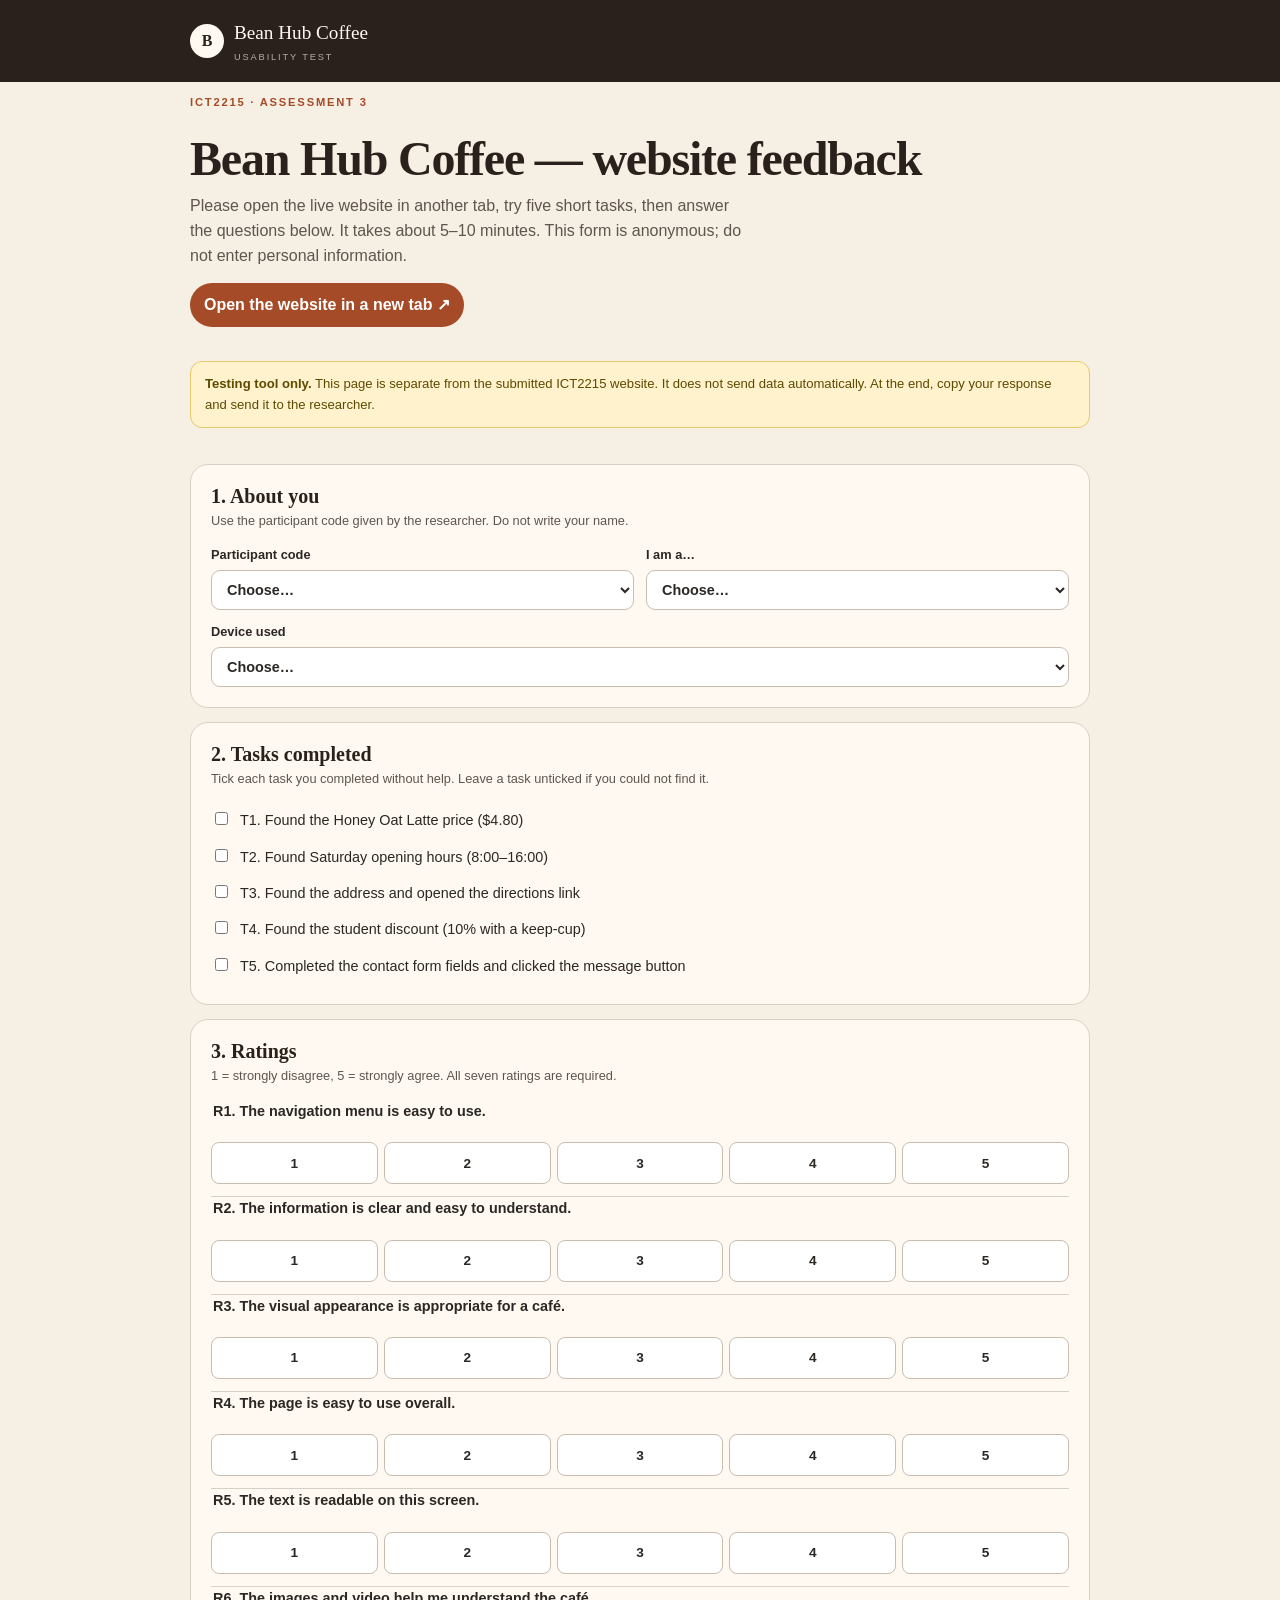
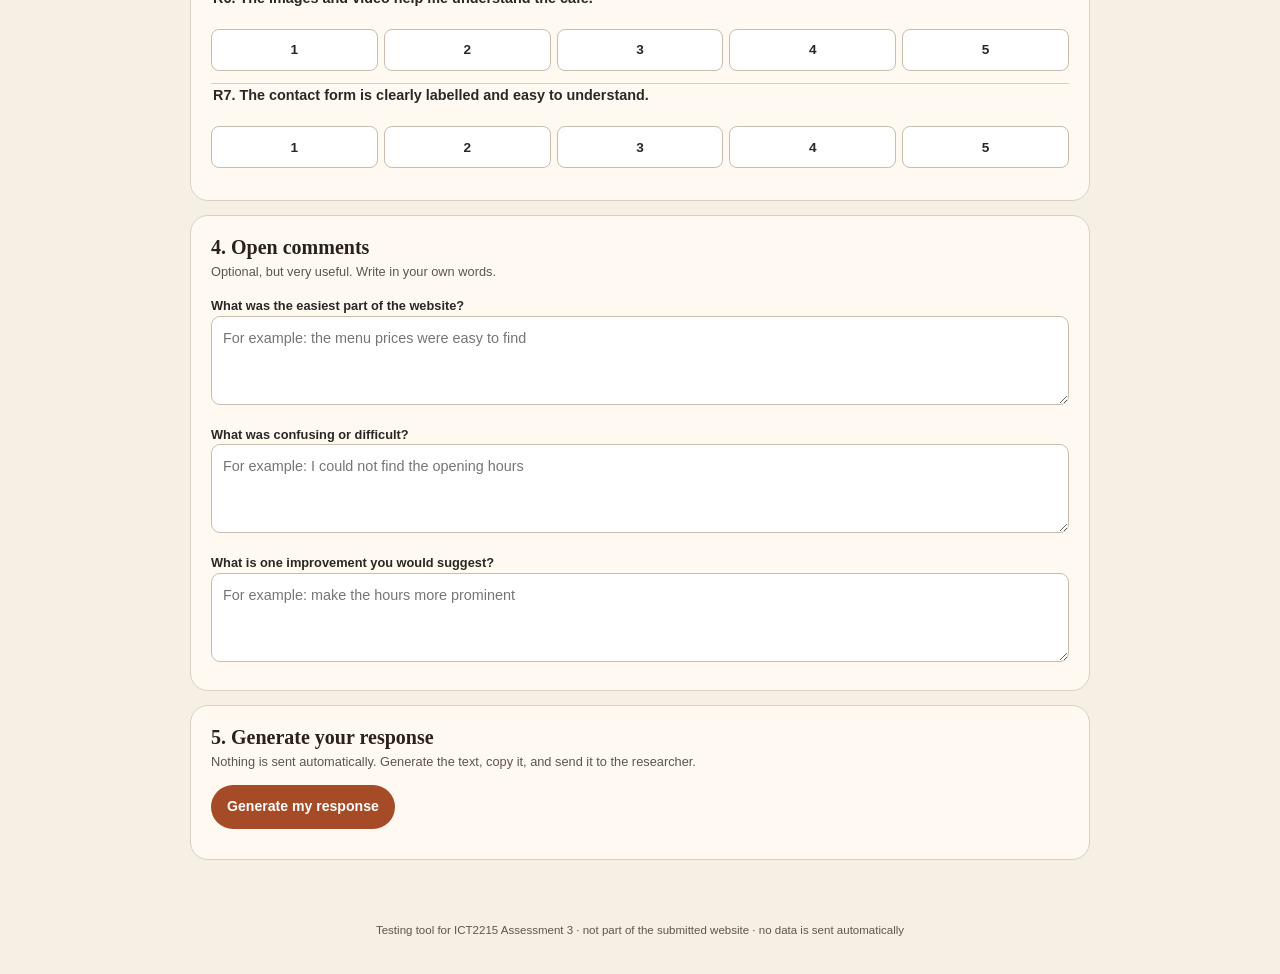
<file: survey.html>
<!DOCTYPE html>
<html lang="en">
<head>
<meta charset="UTF-8">
<meta name="viewport" content="width=device-width, initial-scale=1.0">
<meta name="robots" content="noindex, nofollow">
<title>Bean Hub Coffee — Usability Test</title>
<style>
  :root{
    --espresso:#2A211C; --terra:#A64B28; --terra-dark:#8B3B1F;
    --oat:#F6EFE4; --cream:#FFF9F1; --ink:#2B2724; --muted:#5E554E;
    --line:#D8D0C4; --sage:#596B54; --gold:#D8A24A;
  }
  *{box-sizing:border-box}
  html{scroll-behavior:smooth}
  body{margin:0;background:var(--oat);color:var(--ink);font-family:Arial,Helvetica,sans-serif;line-height:1.55}
  header{background:var(--espresso);color:var(--cream);padding:18px 0}
  .wrap{width:min(900px,calc(100% - 2rem));margin-inline:auto}
  .brand{display:flex;align-items:center;gap:10px;font-family:Georgia,serif;font-size:1.2rem}
  .mark{width:34px;height:34px;border-radius:50%;background:var(--cream);color:var(--espresso);display:grid;place-items:center;font-size:1rem;font-weight:700}
  .brand span small{display:block;font-family:Arial,sans-serif;font-size:.58rem;letter-spacing:.2em;text-transform:uppercase;color:rgba(255,249,241,.65);margin-top:2px}
  h1,h2,h3{font-family:Georgia,serif;line-height:1.1;margin:0}
  h1{font-size:clamp(2rem,5vw,3rem);letter-spacing:-.025em;margin:22px 0 8px;color:var(--espresso)}
  h2{font-size:1.25rem;color:var(--espresso);margin-bottom:4px}
  h3{font-size:1rem;margin-bottom:10px}
  p{margin:0 0 10px}
  .hero{padding:12px 0 8px}
  .eyebrow{font-size:.7rem;letter-spacing:.16em;text-transform:uppercase;color:var(--terra);font-weight:700}
  .lede{max-width:62ch;color:var(--muted)}
  .note{background:#FFF2CC;border:1px solid #E6C96A;border-radius:12px;padding:12px 14px;font-size:.82rem;color:#5E4A00;margin:14px 0}
  .site-link{display:inline-flex;align-items:center;gap:6px;background:var(--terra);color:#fff;text-decoration:none;font-weight:700;padding:10px 14px;border-radius:999px;margin:4px 0 20px}
  .site-link:hover{background:var(--terra-dark)}
  form{padding-bottom:30px}
  .card{background:var(--cream);border:1px solid var(--line);border-radius:18px;padding:20px;margin:14px 0}
  .hint{font-size:.8rem;color:var(--muted);margin:4px 0 14px}
  .grid2{display:grid;grid-template-columns:1fr 1fr;gap:12px}
  label.field{display:grid;gap:5px;font-size:.8rem;font-weight:700}
  select,textarea,input[type="text"]{width:100%;min-width:0;border:1px solid #C9BDB0;border-radius:9px;background:#fff;padding:10px 11px;font:inherit;font-size:.9rem;color:var(--ink)}
  select:focus,textarea:focus,input:focus{outline:3px solid rgba(166,75,40,.18);border-color:var(--terra)}
  textarea{resize:vertical}
  .check{display:flex;gap:9px;align-items:flex-start;padding:7px 0;font-size:.9rem}
  .check input{margin-top:3px;accent-color:var(--terra);flex:none}
  fieldset.rating{border:0;padding:12px 0;margin:0;border-bottom:1px solid var(--line)}
  fieldset.rating:last-of-type{border-bottom:0}
  fieldset.rating legend{font-size:.9rem;font-weight:700;margin-bottom:8px}
  .scale{display:flex;gap:6px}
  .scale label{flex:1;position:relative}
  .scale input{position:absolute;opacity:0;width:1px;height:1px}
  .scale span{display:grid;place-items:center;min-height:42px;border:1px solid #C9BDB0;border-radius:8px;background:#fff;font-weight:700;font-size:.85rem;cursor:pointer}
  .scale input:checked + span{background:var(--terra);border-color:var(--terra);color:#fff}
  .scale input:focus-visible + span{outline:3px solid rgba(166,75,40,.3);outline-offset:2px}
  .actions{display:flex;flex-wrap:wrap;gap:9px;margin-top:10px}
  button{border:0;border-radius:999px;padding:11px 16px;font:inherit;font-size:.88rem;font-weight:700;cursor:pointer}
  .primary{background:var(--terra);color:#fff}
  .primary:hover{background:var(--terra-dark)}
  .secondary{background:var(--espresso);color:var(--cream)}
  #output{min-height:240px;font-family:Consolas,monospace;font-size:.8rem;background:#fff}
  #copyStatus{font-size:.78rem;color:var(--sage);margin-top:8px}
  [hidden]{display:none!important}
  footer{padding:18px 0 34px;color:var(--muted);font-size:.72rem;text-align:center}
  @media(max-width:560px){
    .wrap{width:calc(100% - 1.25rem)}
    .grid2{grid-template-columns:1fr}
    .card{padding:15px}
    .scale{gap:4px}
    .scale span{min-height:44px;font-size:.8rem}
  }
</style>
</head>
<body>
<header>
  <div class="wrap brand">
    <span class="mark" aria-hidden="true">B</span>
    <span>Bean Hub Coffee<small>usability test</small></span>
  </div>
</header>

<main class="wrap">
  <section class="hero">
    <p class="eyebrow">ICT2215 · Assessment 3</p>
    <h1>Bean Hub Coffee — website feedback</h1>
    <p class="lede">Please open the live website in another tab, try five short tasks, then answer the questions below. It takes about 5–10 minutes. This form is anonymous; do not enter personal information.</p>
    <a class="site-link" href="https://13965217170.github.io/bean-hub-coffee/" target="_blank" rel="noopener">Open the website in a new tab ↗</a>
    <div class="note"><strong>Testing tool only.</strong> This page is separate from the submitted ICT2215 website. It does not send data automatically. At the end, copy your response and send it to the researcher.</div>
  </section>

  <form id="survey">
    <div class="card">
      <h2>1. About you</h2>
      <p class="hint">Use the participant code given by the researcher. Do not write your name.</p>
      <div class="grid2">
        <label class="field">Participant code
          <select id="code" name="code" required>
            <option value="">Choose…</option>
            <option>P1</option><option>P2</option><option>P3</option>
          </select>
        </label>
        <label class="field">I am a…
          <select id="audience" name="audience" required>
            <option value="">Choose…</option>
            <option>University student</option>
            <option>Office worker</option>
            <option>Other target user</option>
          </select>
        </label>
      </div>
      <label class="field" style="margin-top:12px;">Device used
        <select id="device" name="device" required>
          <option value="">Choose…</option>
          <option>Phone</option><option>Tablet</option><option>Laptop / desktop</option>
        </select>
      </label>
    </div>

    <div class="card">
      <h2>2. Tasks completed</h2>
      <p class="hint">Tick each task you completed without help. Leave a task unticked if you could not find it.</p>
      <label class="check"><input type="checkbox" name="task" value="T1 — Latte price"> T1. Found the Honey Oat Latte price ($4.80)</label>
      <label class="check"><input type="checkbox" name="task" value="T2 — Saturday hours"> T2. Found Saturday opening hours (8:00–16:00)</label>
      <label class="check"><input type="checkbox" name="task" value="T3 — Address and directions"> T3. Found the address and opened the directions link</label>
      <label class="check"><input type="checkbox" name="task" value="T4 — Student discount"> T4. Found the student discount (10% with a keep-cup)</label>
      <label class="check"><input type="checkbox" name="task" value="T5 — Contact form"> T5. Completed the contact form fields and clicked the message button</label>
    </div>

    <div class="card">
      <h2>3. Ratings</h2>
      <p class="hint">1 = strongly disagree, 5 = strongly agree. All seven ratings are required.</p>

      <fieldset class="rating">
        <legend>R1. The navigation menu is easy to use.</legend>
        <div class="scale" role="radiogroup" aria-label="R1 rating">
          <label><input type="radio" name="R1" value="1" required><span>1</span></label>
          <label><input type="radio" name="R1" value="2"><span>2</span></label>
          <label><input type="radio" name="R1" value="3"><span>3</span></label>
          <label><input type="radio" name="R1" value="4"><span>4</span></label>
          <label><input type="radio" name="R1" value="5"><span>5</span></label>
        </div>
      </fieldset>

      <fieldset class="rating">
        <legend>R2. The information is clear and easy to understand.</legend>
        <div class="scale" role="radiogroup" aria-label="R2 rating">
          <label><input type="radio" name="R2" value="1" required><span>1</span></label>
          <label><input type="radio" name="R2" value="2"><span>2</span></label>
          <label><input type="radio" name="R2" value="3"><span>3</span></label>
          <label><input type="radio" name="R2" value="4"><span>4</span></label>
          <label><input type="radio" name="R2" value="5"><span>5</span></label>
        </div>
      </fieldset>

      <fieldset class="rating">
        <legend>R3. The visual appearance is appropriate for a café.</legend>
        <div class="scale" role="radiogroup" aria-label="R3 rating">
          <label><input type="radio" name="R3" value="1" required><span>1</span></label>
          <label><input type="radio" name="R3" value="2"><span>2</span></label>
          <label><input type="radio" name="R3" value="3"><span>3</span></label>
          <label><input type="radio" name="R3" value="4"><span>4</span></label>
          <label><input type="radio" name="R3" value="5"><span>5</span></label>
        </div>
      </fieldset>

      <fieldset class="rating">
        <legend>R4. The page is easy to use overall.</legend>
        <div class="scale" role="radiogroup" aria-label="R4 rating">
          <label><input type="radio" name="R4" value="1" required><span>1</span></label>
          <label><input type="radio" name="R4" value="2"><span>2</span></label>
          <label><input type="radio" name="R4" value="3"><span>3</span></label>
          <label><input type="radio" name="R4" value="4"><span>4</span></label>
          <label><input type="radio" name="R4" value="5"><span>5</span></label>
        </div>
      </fieldset>

      <fieldset class="rating">
        <legend>R5. The text is readable on this screen.</legend>
        <div class="scale" role="radiogroup" aria-label="R5 rating">
          <label><input type="radio" name="R5" value="1" required><span>1</span></label>
          <label><input type="radio" name="R5" value="2"><span>2</span></label>
          <label><input type="radio" name="R5" value="3"><span>3</span></label>
          <label><input type="radio" name="R5" value="4"><span>4</span></label>
          <label><input type="radio" name="R5" value="5"><span>5</span></label>
        </div>
      </fieldset>

      <fieldset class="rating">
        <legend>R6. The images and video help me understand the café.</legend>
        <div class="scale" role="radiogroup" aria-label="R6 rating">
          <label><input type="radio" name="R6" value="1" required><span>1</span></label>
          <label><input type="radio" name="R6" value="2"><span>2</span></label>
          <label><input type="radio" name="R6" value="3"><span>3</span></label>
          <label><input type="radio" name="R6" value="4"><span>4</span></label>
          <label><input type="radio" name="R6" value="5"><span>5</span></label>
        </div>
      </fieldset>

      <fieldset class="rating">
        <legend>R7. The contact form is clearly labelled and easy to understand.</legend>
        <div class="scale" role="radiogroup" aria-label="R7 rating">
          <label><input type="radio" name="R7" value="1" required><span>1</span></label>
          <label><input type="radio" name="R7" value="2"><span>2</span></label>
          <label><input type="radio" name="R7" value="3"><span>3</span></label>
          <label><input type="radio" name="R7" value="4"><span>4</span></label>
          <label><input type="radio" name="R7" value="5"><span>5</span></label>
        </div>
      </fieldset>
    </div>

    <div class="card">
      <h2>4. Open comments</h2>
      <p class="hint">Optional, but very useful. Write in your own words.</p>
      <label class="field" for="easiest">What was the easiest part of the website?</label>
      <textarea id="easiest" name="easiest" rows="3" placeholder="For example: the menu prices were easy to find"></textarea>
      <label class="field" for="confusing" style="margin-top:12px;">What was confusing or difficult?</label>
      <textarea id="confusing" name="confusing" rows="3" placeholder="For example: I could not find the opening hours"></textarea>
      <label class="field" for="improvement" style="margin-top:12px;">What is one improvement you would suggest?</label>
      <textarea id="improvement" name="improvement" rows="3" placeholder="For example: make the hours more prominent"></textarea>
    </div>

    <div class="card">
      <h2>5. Generate your response</h2>
      <p class="hint">Nothing is sent automatically. Generate the text, copy it, and send it to the researcher.</p>
      <button class="primary" type="button" id="generate">Generate my response</button>
      <p id="formStatus" role="status" aria-live="polite"></p>
    </div>
  </form>

  <section class="card" id="outputCard" hidden>
    <h2>Your response</h2>
    <p class="hint">Copy this text and send it to the researcher (WeChat, email or message).</p>
    <textarea id="output" readonly></textarea>
    <div class="actions">
      <button class="primary" type="button" id="copy">Copy response</button>
      <button class="secondary" type="button" id="download">Download .txt</button>
    </div>
    <p id="copyStatus" role="status" aria-live="polite"></p>
  </section>

  <footer>Testing tool for ICT2215 Assessment 3 · not part of the submitted website · no data is sent automatically</footer>
</main>

<script>
(function () {
  var form = document.getElementById('survey');
  var outputCard = document.getElementById('outputCard');
  var output = document.getElementById('output');
  var status = document.getElementById('formStatus');
  var copyStatus = document.getElementById('copyStatus');

  function value(id) {
    var el = document.getElementById(id);
    return el && el.value ? el.value : '—';
  }

  function rating(name) {
    var el = document.querySelector('input[name="' + name + '"]:checked');
    return el ? el.value : '—';
  }

  function tasks() {
    var checked = Array.prototype.slice.call(document.querySelectorAll('input[name="task"]:checked'));
    return checked.length ? checked.map(function (el) { return el.value; }).join('; ') : 'None ticked';
  }

  function line(label, value) {
    return label + ': ' + value;
  }

  document.getElementById('generate').addEventListener('click', function () {
    if (!form.reportValidity()) {
      status.textContent = 'Please complete the required fields (participant code, audience, device and all seven ratings).';
      return;
    }
    status.textContent = '';
    var text = [
      'Bean Hub Coffee — usability response',
      'Participant: ' + value('code'),
      'Audience: ' + value('audience'),
      'Device: ' + value('device'),
      'Tasks completed: ' + tasks(),
      '',
      'R1 Navigation easy to use: ' + rating('R1'),
      'R2 Information clear: ' + rating('R2'),
      'R3 Visual appearance appropriate: ' + rating('R3'),
      'R4 Easy to use overall: ' + rating('R4'),
      'R5 Text readable: ' + rating('R5'),
      'R6 Images and video helpful: ' + rating('R6'),
      'R7 Contact form clear: ' + rating('R7'),
      '',
      'Easiest: ' + value('easiest'),
      'Confusing: ' + value('confusing'),
      'Improvement: ' + value('improvement')
    ].join('\n');
    output.value = text;
    outputCard.hidden = false;
    outputCard.scrollIntoView({ behavior: 'smooth', block: 'start' });
    output.focus();
  });

  document.getElementById('copy').addEventListener('click', function () {
    if (!output.value) return;
    if (navigator.clipboard && navigator.clipboard.writeText) {
      navigator.clipboard.writeText(output.value).then(function () {
        copyStatus.textContent = 'Copied. Now send it to the researcher.';
      }).catch(function () {
        output.select();
        document.execCommand('copy');
        copyStatus.textContent = 'Copied. Now send it to the researcher.';
      });
    } else {
      output.select();
      document.execCommand('copy');
      copyStatus.textContent = 'Copied. Now send it to the researcher.';
    }
  });

  document.getElementById('download').addEventListener('click', function () {
    if (!output.value) return;
    var blob = new Blob([output.value], { type: 'text/plain;charset=utf-8' });
    var a = document.createElement('a');
    a.href = URL.createObjectURL(blob);
    a.download = 'bean-hub-usability-' + value('code') + '.txt';
    document.body.appendChild(a);
    a.click();
    setTimeout(function () { URL.revokeObjectURL(a.href); a.remove(); }, 1000);
  });
})();
</script>
</body>
</html>
</file>
